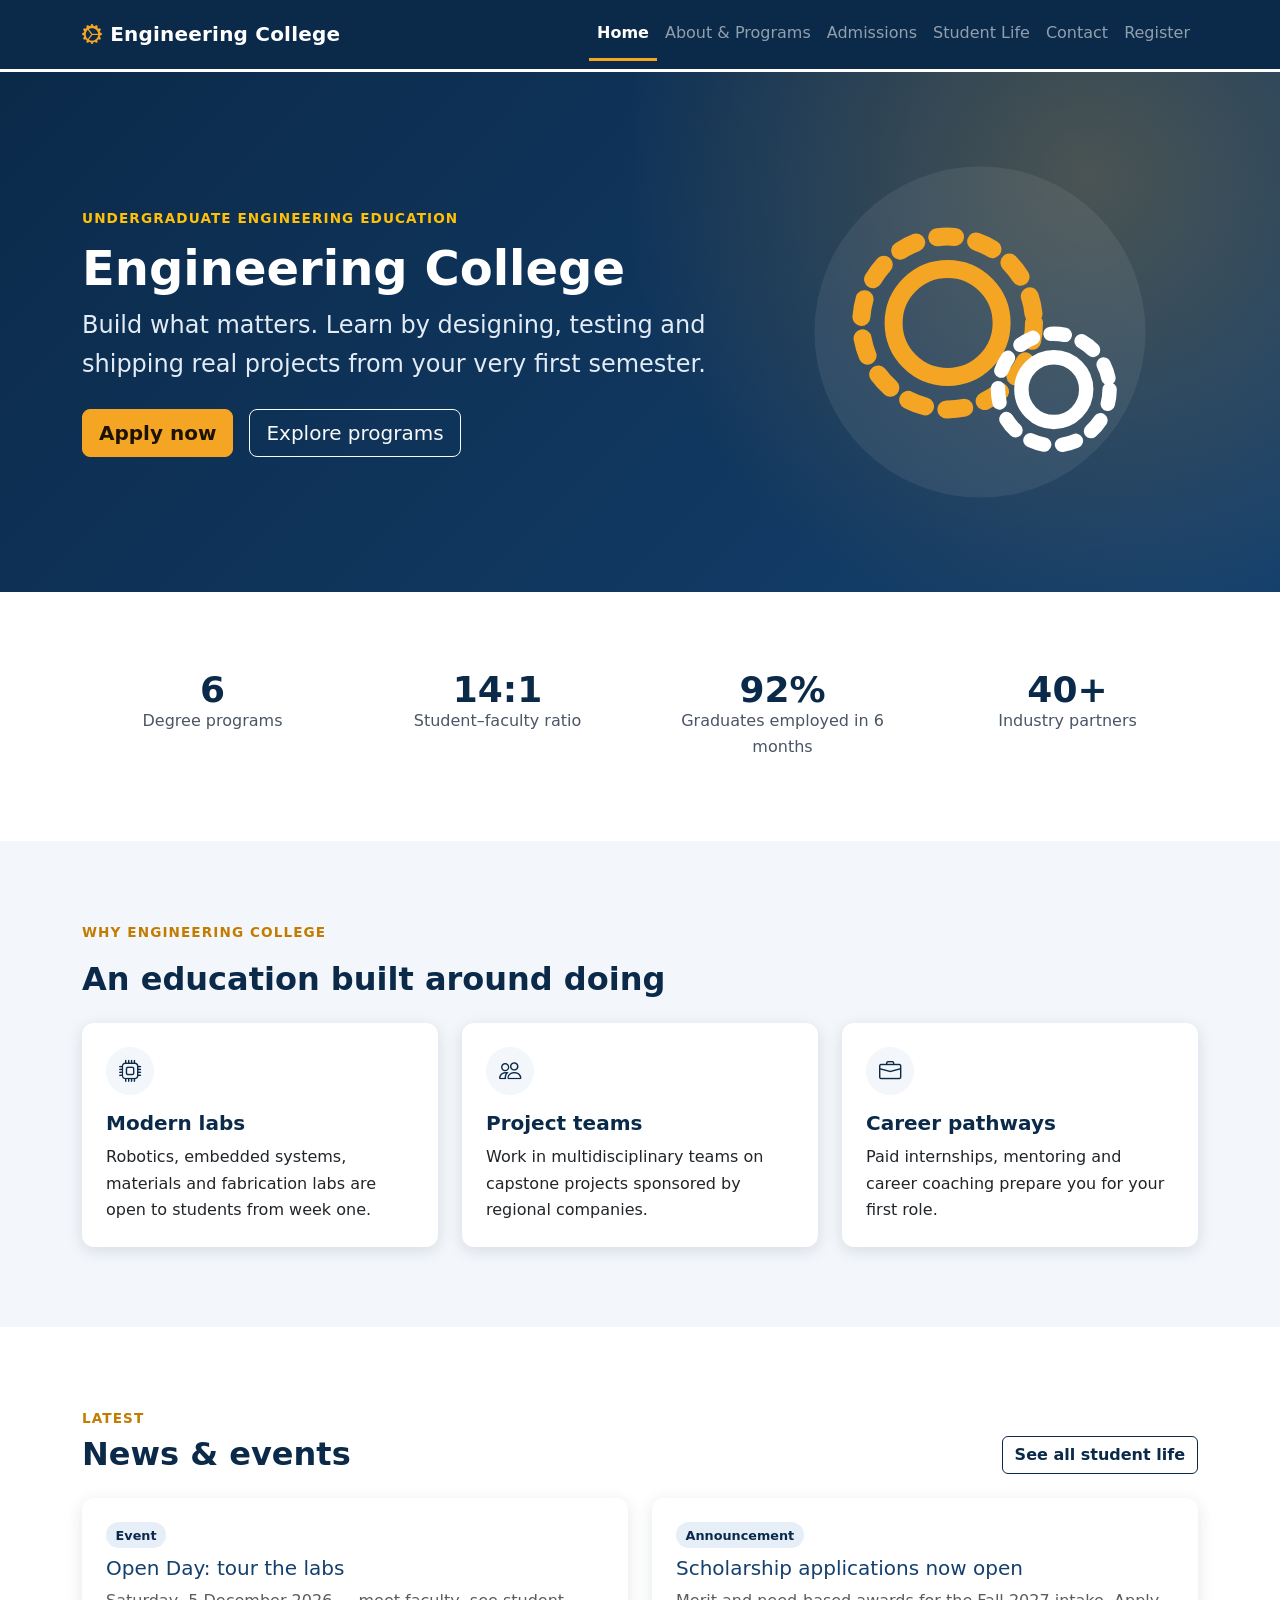
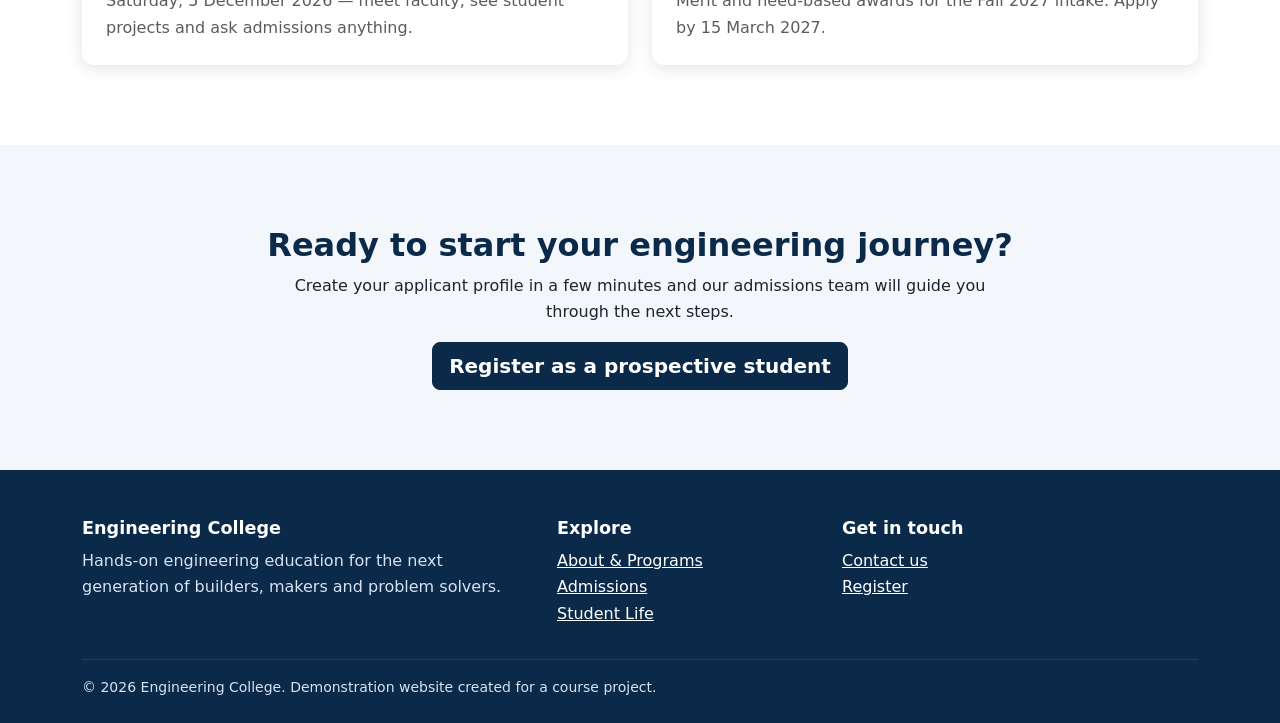
<file: index.html>
<!DOCTYPE html>
<html lang="en">
<head>
  <meta charset="utf-8">
  <meta name="viewport" content="width=device-width, initial-scale=1">
  <title>Engineering College | Build what matters</title>
  <meta name="description" content="Engineering College offers hands-on undergraduate engineering programs with industry partnerships, modern labs and a supportive campus community.">
  <link href="https://cdn.jsdelivr.net/npm/bootstrap@5.3.3/dist/css/bootstrap.min.css" rel="stylesheet">
  <link href="https://cdn.jsdelivr.net/npm/bootstrap-icons@1.11.3/font/bootstrap-icons.min.css" rel="stylesheet">
  <link href="css/style.css" rel="stylesheet">
</head>
<body>
  <a class="skip-link" href="#main">Skip to main content</a>
  <header>
    <nav class="navbar navbar-expand-lg navbar-dark bg-brand fixed-top" aria-label="Main navigation">
      <div class="container">
        <a class="navbar-brand" href="index.html"><i class="bi bi-gear-wide-connected me-2" aria-hidden="true"></i>Engineering College</a>
        <button class="navbar-toggler" type="button" data-bs-toggle="collapse" data-bs-target="#mainNav" aria-controls="mainNav" aria-expanded="false" aria-label="Toggle navigation">
          <span class="navbar-toggler-icon"></span>
        </button>
        <div class="collapse navbar-collapse" id="mainNav">
          <ul class="navbar-nav ms-auto">
            <li class="nav-item"><a class="nav-link active" aria-current="page" href="index.html">Home</a></li>
            <li class="nav-item"><a class="nav-link" href="about.html">About &amp; Programs</a></li>
            <li class="nav-item"><a class="nav-link" href="admissions.html">Admissions</a></li>
            <li class="nav-item"><a class="nav-link" href="student-life.html">Student Life</a></li>
            <li class="nav-item"><a class="nav-link" href="contact.html">Contact</a></li>
            <li class="nav-item"><a class="nav-link" href="registration.html">Register</a></li>
          </ul>
        </div>
      </div>
    </nav>
  </header>

  <main id="main" tabindex="-1">
    <section class="hero" aria-labelledby="hero-title">
      <div class="container">
        <div class="row align-items-center g-5">
          <div class="col-lg-7">
            <p class="eyebrow text-warning mb-2">Undergraduate engineering education</p>
            <h1 id="hero-title">Engineering College</h1>
            <p class="lead fs-4">Build what matters. Learn by designing, testing and shipping real projects from your very first semester.</p>
            <div class="d-flex flex-wrap gap-3 mt-4">
              <a class="btn btn-accent btn-lg" href="registration.html">Apply now</a>
              <a class="btn btn-outline-light btn-lg" href="about.html">Explore programs</a>
            </div>
          </div>
          <div class="col-lg-5 text-center">
            <svg class="hero-art" viewBox="0 0 200 200" role="img" aria-label="Illustration of interlocking gears representing engineering">
              <circle cx="100" cy="100" r="92" fill="rgba(255,255,255,.07)"/>
              <g fill="none" stroke="#f5a524" stroke-width="10" stroke-linecap="round">
                <circle cx="82" cy="95" r="30"/>
                <circle cx="82" cy="95" r="48" stroke-dasharray="10 12"/>
              </g>
              <g fill="none" stroke="#ffffff" stroke-width="8" stroke-linecap="round">
                <circle cx="141" cy="132" r="18"/>
                <circle cx="141" cy="132" r="31" stroke-dasharray="8 10"/>
              </g>
            </svg>
          </div>
        </div>
      </div>
    </section>

    <section class="section" aria-labelledby="stats-title">
      <div class="container">
        <h2 id="stats-title" class="visually-hidden">Engineering College at a glance</h2>
        <div class="row g-4">
          <div class="col-6 col-md-3 stat"><div class="num">6</div><div class="label">Degree programs</div></div>
          <div class="col-6 col-md-3 stat"><div class="num">14:1</div><div class="label">Student–faculty ratio</div></div>
          <div class="col-6 col-md-3 stat"><div class="num">92%</div><div class="label">Graduates employed in 6 months</div></div>
          <div class="col-6 col-md-3 stat"><div class="num">40+</div><div class="label">Industry partners</div></div>
        </div>
      </div>
    </section>

    <section class="section section-soft" aria-labelledby="why-title">
      <div class="container">
        <p class="eyebrow">Why Engineering College</p>
        <h2 id="why-title" class="mb-4">An education built around doing</h2>
        <div class="row g-4">
          <div class="col-md-4">
            <div class="card h-100"><div class="card-body p-4">
              <span class="icon-badge" aria-hidden="true"><i class="bi bi-cpu"></i></span>
              <h3>Modern labs</h3>
              <p class="mb-0">Robotics, embedded systems, materials and fabrication labs are open to students from week one.</p>
            </div></div>
          </div>
          <div class="col-md-4">
            <div class="card h-100"><div class="card-body p-4">
              <span class="icon-badge" aria-hidden="true"><i class="bi bi-people"></i></span>
              <h3>Project teams</h3>
              <p class="mb-0">Work in multidisciplinary teams on capstone projects sponsored by regional companies.</p>
            </div></div>
          </div>
          <div class="col-md-4">
            <div class="card h-100"><div class="card-body p-4">
              <span class="icon-badge" aria-hidden="true"><i class="bi bi-briefcase"></i></span>
              <h3>Career pathways</h3>
              <p class="mb-0">Paid internships, mentoring and career coaching prepare you for your first role.</p>
            </div></div>
          </div>
        </div>
      </div>
    </section>

    <section class="section" aria-labelledby="news-title">
      <div class="container">
        <div class="d-flex flex-wrap justify-content-between align-items-end gap-3 mb-4">
          <div>
            <p class="eyebrow mb-1">Latest</p>
            <h2 id="news-title" class="mb-0">News &amp; events</h2>
          </div>
          <a class="btn btn-outline-brand" href="student-life.html">See all student life</a>
        </div>
        <div class="row g-4">
          <div class="col-md-6"><article class="card h-100"><div class="card-body p-4">
            <span class="tag mb-2">Event</span>
            <h3 class="h5"><a class="stretched-link text-decoration-none" href="student-life.html">Open Day: tour the labs</a></h3>
            <p class="mb-0 text-body-secondary">Saturday, 5 December 2026 — meet faculty, see student projects and ask admissions anything.</p>
          </div></article></div>
          <div class="col-md-6"><article class="card h-100"><div class="card-body p-4">
            <span class="tag mb-2">Announcement</span>
            <h3 class="h5"><a class="stretched-link text-decoration-none" href="admissions.html">Scholarship applications now open</a></h3>
            <p class="mb-0 text-body-secondary">Merit and need-based awards for the Fall 2027 intake. Apply by 15 March 2027.</p>
          </div></article></div>
        </div>
      </div>
    </section>

    <section class="section-soft section text-center" aria-labelledby="cta-title">
      <div class="container">
        <h2 id="cta-title">Ready to start your engineering journey?</h2>
        <p class="mx-auto">Create your applicant profile in a few minutes and our admissions team will guide you through the next steps.</p>
        <a class="btn btn-brand btn-lg" href="registration.html">Register as a prospective student</a>
      </div>
    </section>
  </main>

  <footer class="site-footer">
    <div class="container">
      <div class="row g-4">
        <div class="col-md-5">
          <h2>Engineering College</h2>
          <p>Hands-on engineering education for the next generation of builders, makers and problem solvers.</p>
        </div>
        <div class="col-6 col-md-3">
          <h2>Explore</h2>
          <ul class="list-unstyled">
            <li><a href="about.html">About &amp; Programs</a></li>
            <li><a href="admissions.html">Admissions</a></li>
            <li><a href="student-life.html">Student Life</a></li>
          </ul>
        </div>
        <div class="col-6 col-md-4">
          <h2>Get in touch</h2>
          <ul class="list-unstyled">
            <li><a href="contact.html">Contact us</a></li>
            <li><a href="registration.html">Register</a></li>
          </ul>
        </div>
      </div>
      <hr class="border-secondary">
      <p class="small mb-0">&copy; <span data-year>2026</span> Engineering College. Demonstration website created for a course project.</p>
    </div>
  </footer>

  <button id="backToTop" class="btn btn-accent" type="button" aria-label="Back to top"><i class="bi bi-arrow-up" aria-hidden="true"></i></button>

  <script src="https://cdn.jsdelivr.net/npm/bootstrap@5.3.3/dist/js/bootstrap.bundle.min.js"></script>
  <script src="js/main.js" defer></script>
</body>
</html>
</file>
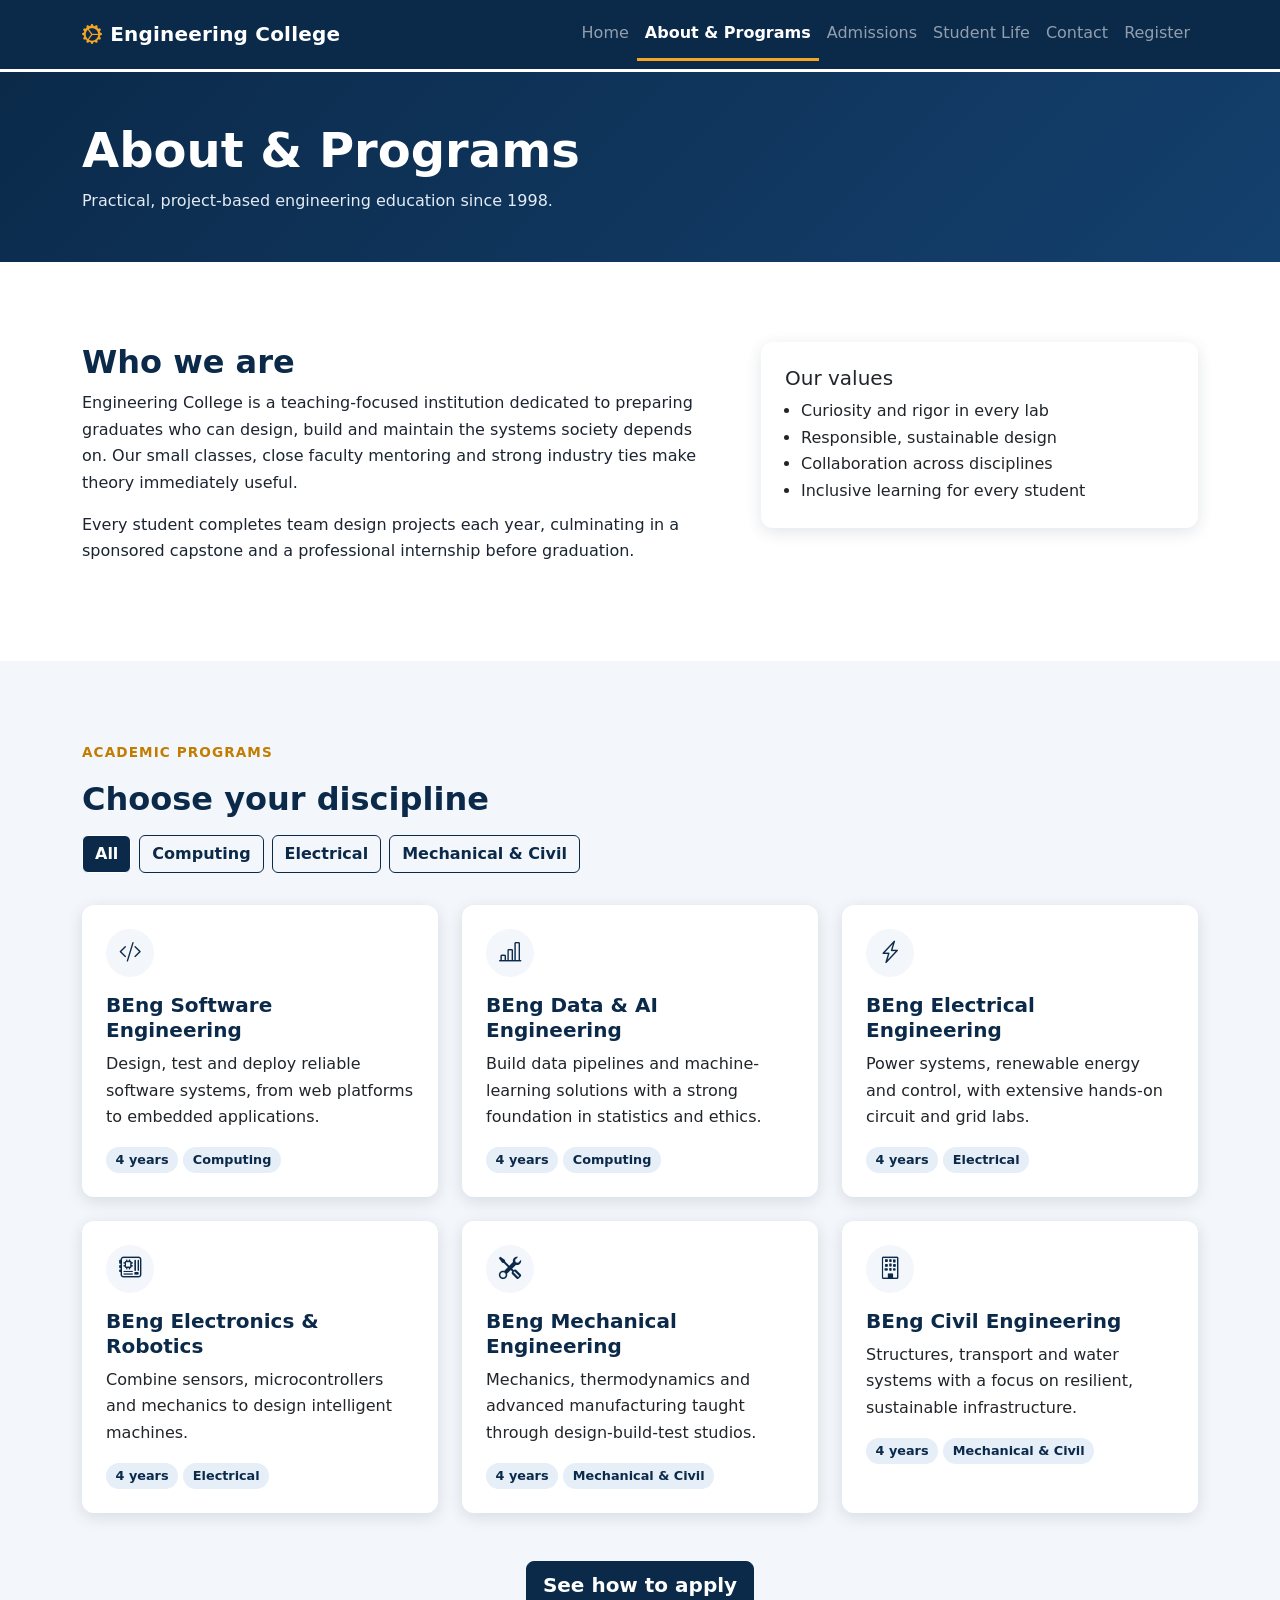
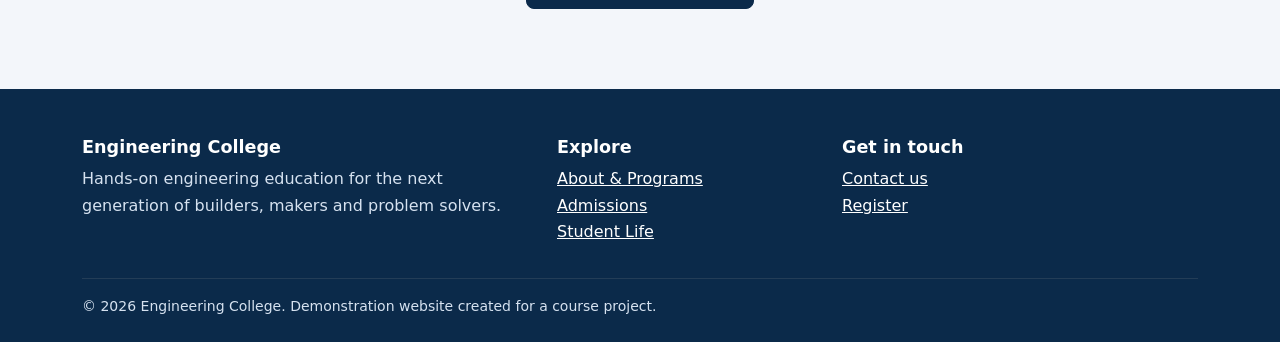
<file: about.html>
<!DOCTYPE html>
<html lang="en">
<head>
  <meta charset="utf-8">
  <meta name="viewport" content="width=device-width, initial-scale=1">
  <title>About &amp; Programs | Engineering College</title>
  <meta name="description" content="Learn about Engineering College and browse our six undergraduate engineering programs.">
  <link href="https://cdn.jsdelivr.net/npm/bootstrap@5.3.3/dist/css/bootstrap.min.css" rel="stylesheet">
  <link href="https://cdn.jsdelivr.net/npm/bootstrap-icons@1.11.3/font/bootstrap-icons.min.css" rel="stylesheet">
  <link href="css/style.css" rel="stylesheet">
</head>
<body>
  <a class="skip-link" href="#main">Skip to main content</a>
  <header>
    <nav class="navbar navbar-expand-lg navbar-dark bg-brand fixed-top" aria-label="Main navigation">
      <div class="container">
        <a class="navbar-brand" href="index.html"><i class="bi bi-gear-wide-connected me-2" aria-hidden="true"></i>Engineering College</a>
        <button class="navbar-toggler" type="button" data-bs-toggle="collapse" data-bs-target="#mainNav" aria-controls="mainNav" aria-expanded="false" aria-label="Toggle navigation">
          <span class="navbar-toggler-icon"></span>
        </button>
        <div class="collapse navbar-collapse" id="mainNav">
          <ul class="navbar-nav ms-auto">
            <li class="nav-item"><a class="nav-link" href="index.html">Home</a></li>
            <li class="nav-item"><a class="nav-link active" aria-current="page" href="about.html">About &amp; Programs</a></li>
            <li class="nav-item"><a class="nav-link" href="admissions.html">Admissions</a></li>
            <li class="nav-item"><a class="nav-link" href="student-life.html">Student Life</a></li>
            <li class="nav-item"><a class="nav-link" href="contact.html">Contact</a></li>
            <li class="nav-item"><a class="nav-link" href="registration.html">Register</a></li>
          </ul>
        </div>
      </div>
    </nav>
  </header>

  <main id="main" tabindex="-1">
    <section class="page-hero">
      <div class="container">
        <h1>About &amp; Programs</h1>
        <p>Practical, project-based engineering education since 1998.</p>
      </div>
    </section>

    <section class="section" aria-labelledby="about-title">
      <div class="container">
        <div class="row g-5">
          <div class="col-lg-7">
            <h2 id="about-title">Who we are</h2>
            <p>Engineering College is a teaching-focused institution dedicated to preparing graduates who can design, build and maintain the systems society depends on. Our small classes, close faculty mentoring and strong industry ties make theory immediately useful.</p>
            <p>Every student completes team design projects each year, culminating in a sponsored capstone and a professional internship before graduation.</p>
          </div>
          <div class="col-lg-5">
            <div class="card"><div class="card-body p-4">
              <h3 class="h5">Our values</h3>
              <ul class="mb-0 ps-3">
                <li>Curiosity and rigor in every lab</li>
                <li>Responsible, sustainable design</li>
                <li>Collaboration across disciplines</li>
                <li>Inclusive learning for every student</li>
              </ul>
            </div></div>
          </div>
        </div>
      </div>
    </section>

    <section class="section section-soft" aria-labelledby="programs-title">
      <div class="container">
        <p class="eyebrow">Academic programs</p>
        <h2 id="programs-title" class="mb-3">Choose your discipline</h2>
        <div class="js-only flex-wrap gap-2 mb-2" role="group" aria-label="Filter programs by area" data-filter-group=".program" data-filter-status="programStatus">
          <button type="button" class="btn btn-outline-brand active" data-filter="all" aria-pressed="true">All</button>
          <button type="button" class="btn btn-outline-brand" data-filter="computing" aria-pressed="false">Computing</button>
          <button type="button" class="btn btn-outline-brand" data-filter="electrical" aria-pressed="false">Electrical</button>
          <button type="button" class="btn btn-outline-brand" data-filter="mechanical" aria-pressed="false">Mechanical &amp; Civil</button>
        </div>
        <p id="programStatus" class="visually-hidden" role="status" aria-live="polite"></p>

        <div class="row g-4 mt-1">
          <div class="col-md-6 col-lg-4 program" data-category="computing"><article class="card h-100"><div class="card-body p-4">
            <span class="icon-badge" aria-hidden="true"><i class="bi bi-code-slash"></i></span>
            <h3>BEng Software Engineering</h3>
            <p>Design, test and deploy reliable software systems, from web platforms to embedded applications.</p>
            <span class="tag">4 years</span> <span class="tag">Computing</span>
          </div></article></div>
          <div class="col-md-6 col-lg-4 program" data-category="computing"><article class="card h-100"><div class="card-body p-4">
            <span class="icon-badge" aria-hidden="true"><i class="bi bi-bar-chart-line"></i></span>
            <h3>BEng Data &amp; AI Engineering</h3>
            <p>Build data pipelines and machine-learning solutions with a strong foundation in statistics and ethics.</p>
            <span class="tag">4 years</span> <span class="tag">Computing</span>
          </div></article></div>
          <div class="col-md-6 col-lg-4 program" data-category="electrical"><article class="card h-100"><div class="card-body p-4">
            <span class="icon-badge" aria-hidden="true"><i class="bi bi-lightning-charge"></i></span>
            <h3>BEng Electrical Engineering</h3>
            <p>Power systems, renewable energy and control, with extensive hands-on circuit and grid labs.</p>
            <span class="tag">4 years</span> <span class="tag">Electrical</span>
          </div></article></div>
          <div class="col-md-6 col-lg-4 program" data-category="electrical"><article class="card h-100"><div class="card-body p-4">
            <span class="icon-badge" aria-hidden="true"><i class="bi bi-motherboard"></i></span>
            <h3>BEng Electronics &amp; Robotics</h3>
            <p>Combine sensors, microcontrollers and mechanics to design intelligent machines.</p>
            <span class="tag">4 years</span> <span class="tag">Electrical</span>
          </div></article></div>
          <div class="col-md-6 col-lg-4 program" data-category="mechanical"><article class="card h-100"><div class="card-body p-4">
            <span class="icon-badge" aria-hidden="true"><i class="bi bi-tools"></i></span>
            <h3>BEng Mechanical Engineering</h3>
            <p>Mechanics, thermodynamics and advanced manufacturing taught through design-build-test studios.</p>
            <span class="tag">4 years</span> <span class="tag">Mechanical &amp; Civil</span>
          </div></article></div>
          <div class="col-md-6 col-lg-4 program" data-category="mechanical"><article class="card h-100"><div class="card-body p-4">
            <span class="icon-badge" aria-hidden="true"><i class="bi bi-building"></i></span>
            <h3>BEng Civil Engineering</h3>
            <p>Structures, transport and water systems with a focus on resilient, sustainable infrastructure.</p>
            <span class="tag">4 years</span> <span class="tag">Mechanical &amp; Civil</span>
          </div></article></div>
        </div>
        <div class="text-center mt-5">
          <a class="btn btn-brand btn-lg" href="admissions.html">See how to apply</a>
        </div>
      </div>
    </section>
  </main>

  <footer class="site-footer">
    <div class="container">
      <div class="row g-4">
        <div class="col-md-5"><h2>Engineering College</h2><p>Hands-on engineering education for the next generation of builders, makers and problem solvers.</p></div>
        <div class="col-6 col-md-3"><h2>Explore</h2><ul class="list-unstyled"><li><a href="about.html">About &amp; Programs</a></li><li><a href="admissions.html">Admissions</a></li><li><a href="student-life.html">Student Life</a></li></ul></div>
        <div class="col-6 col-md-4"><h2>Get in touch</h2><ul class="list-unstyled"><li><a href="contact.html">Contact us</a></li><li><a href="registration.html">Register</a></li></ul></div>
      </div>
      <hr class="border-secondary">
      <p class="small mb-0">&copy; <span data-year>2026</span> Engineering College. Demonstration website created for a course project.</p>
    </div>
  </footer>
  <button id="backToTop" class="btn btn-accent" type="button" aria-label="Back to top"><i class="bi bi-arrow-up" aria-hidden="true"></i></button>
  <script src="https://cdn.jsdelivr.net/npm/bootstrap@5.3.3/dist/js/bootstrap.bundle.min.js"></script>
  <script src="js/main.js" defer></script>
</body>
</html>
</file>
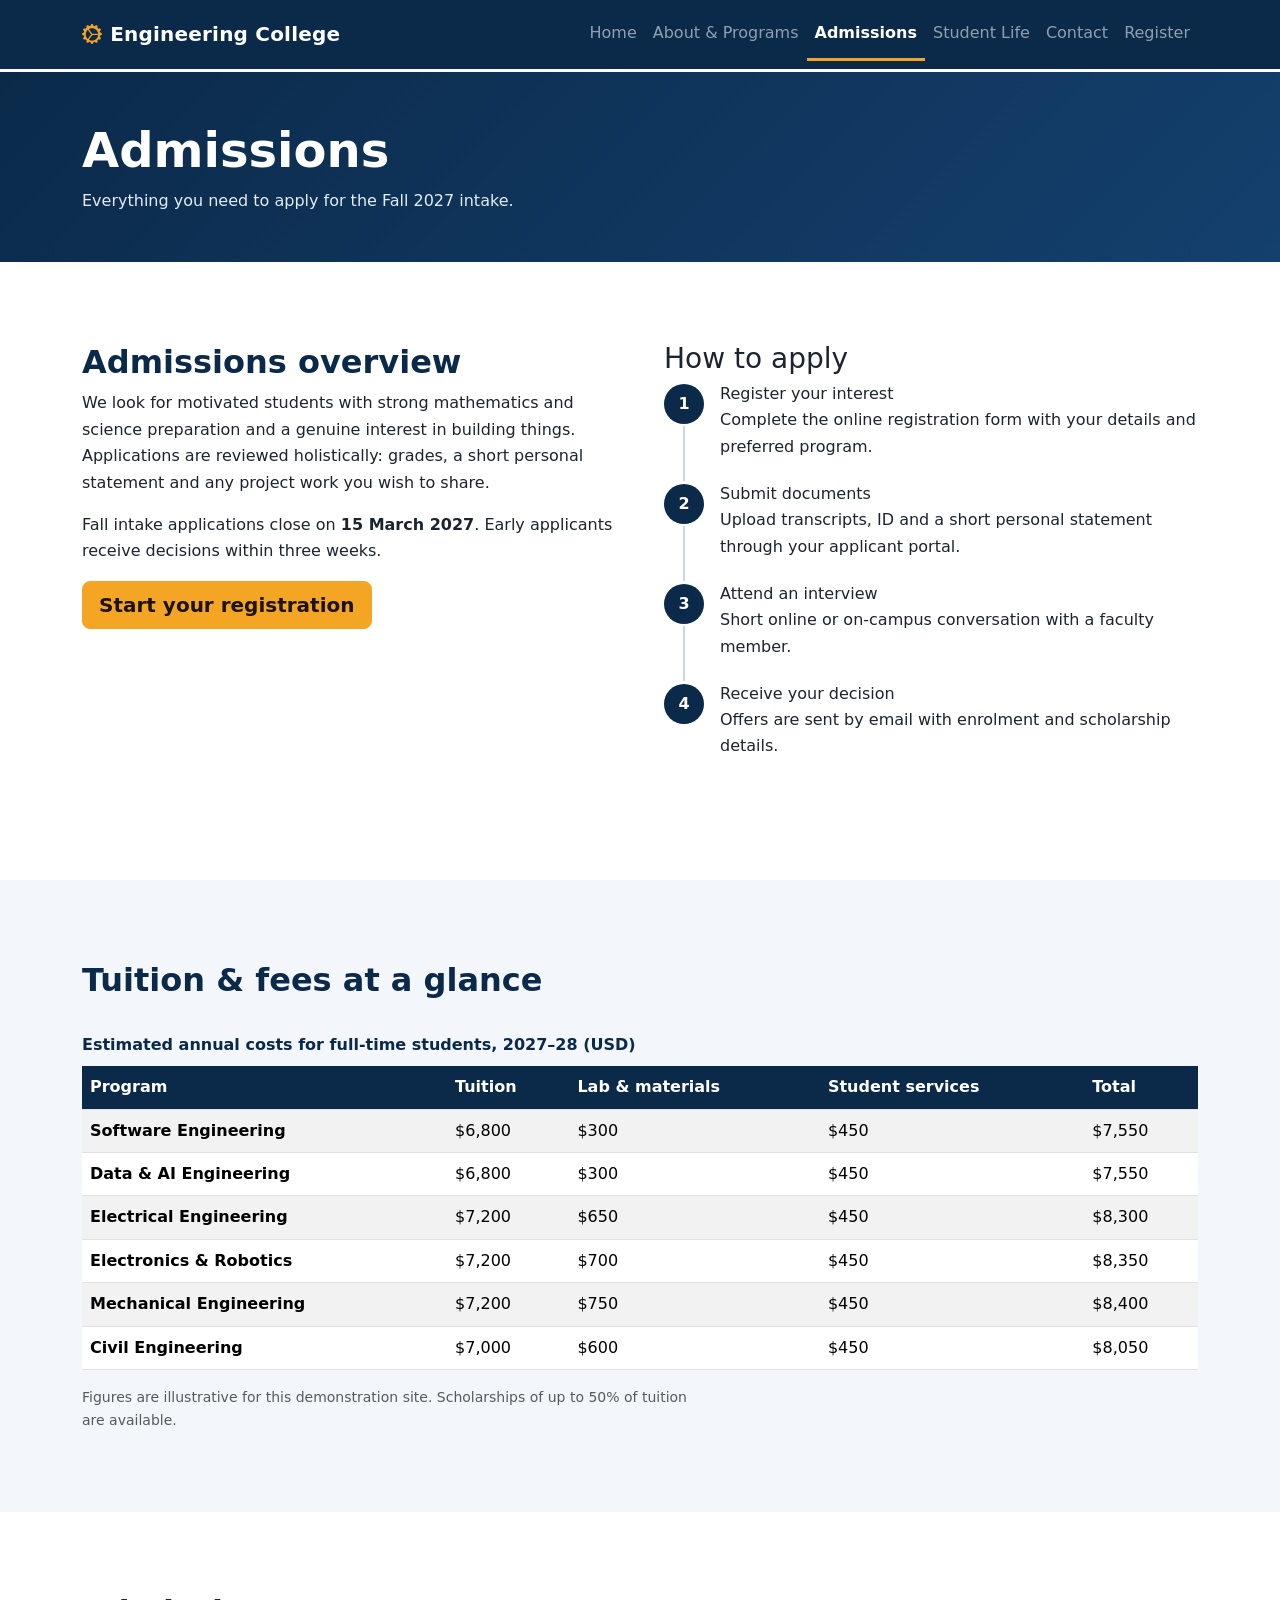
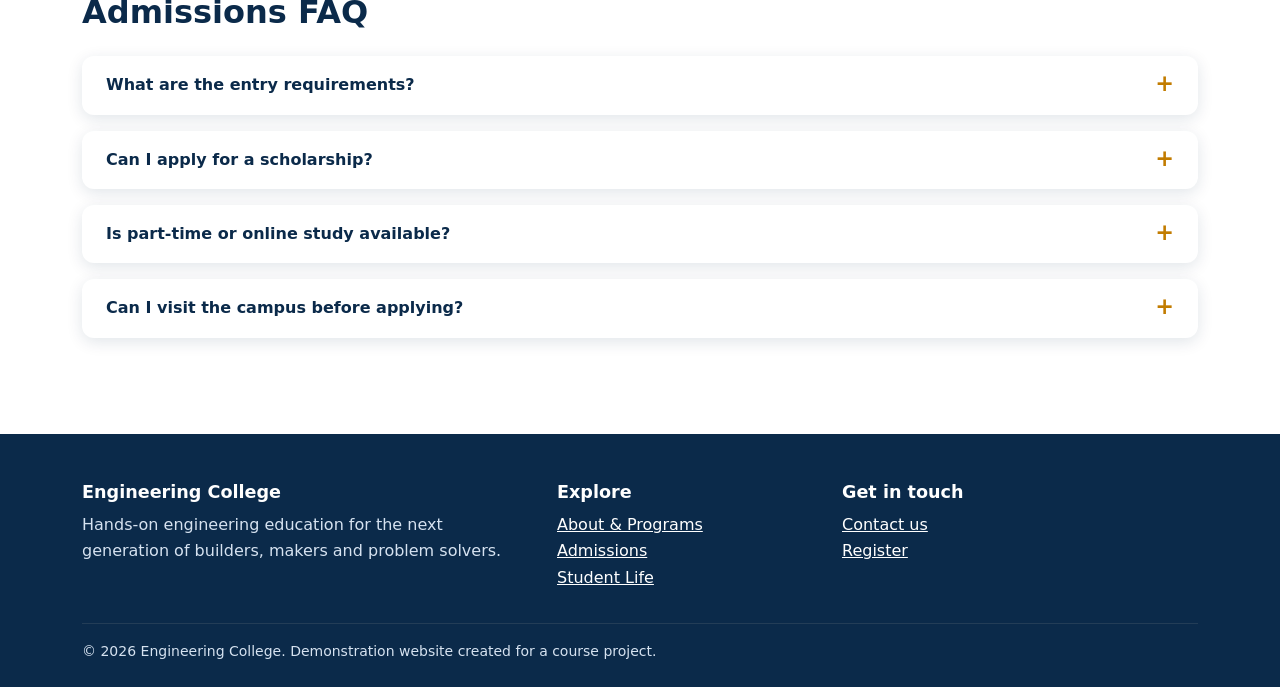
<file: admissions.html>
<!DOCTYPE html>
<html lang="en">
<head>
  <meta charset="utf-8">
  <meta name="viewport" content="width=device-width, initial-scale=1">
  <title>Admissions | Engineering College</title>
  <meta name="description" content="Admissions overview, application steps and tuition and fees at a glance for Engineering College.">
  <link href="https://cdn.jsdelivr.net/npm/bootstrap@5.3.3/dist/css/bootstrap.min.css" rel="stylesheet">
  <link href="https://cdn.jsdelivr.net/npm/bootstrap-icons@1.11.3/font/bootstrap-icons.min.css" rel="stylesheet">
  <link href="css/style.css" rel="stylesheet">
</head>
<body>
  <a class="skip-link" href="#main">Skip to main content</a>
  <header>
    <nav class="navbar navbar-expand-lg navbar-dark bg-brand fixed-top" aria-label="Main navigation">
      <div class="container">
        <a class="navbar-brand" href="index.html"><i class="bi bi-gear-wide-connected me-2" aria-hidden="true"></i>Engineering College</a>
        <button class="navbar-toggler" type="button" data-bs-toggle="collapse" data-bs-target="#mainNav" aria-controls="mainNav" aria-expanded="false" aria-label="Toggle navigation">
          <span class="navbar-toggler-icon"></span>
        </button>
        <div class="collapse navbar-collapse" id="mainNav">
          <ul class="navbar-nav ms-auto">
            <li class="nav-item"><a class="nav-link" href="index.html">Home</a></li>
            <li class="nav-item"><a class="nav-link" href="about.html">About &amp; Programs</a></li>
            <li class="nav-item"><a class="nav-link active" aria-current="page" href="admissions.html">Admissions</a></li>
            <li class="nav-item"><a class="nav-link" href="student-life.html">Student Life</a></li>
            <li class="nav-item"><a class="nav-link" href="contact.html">Contact</a></li>
            <li class="nav-item"><a class="nav-link" href="registration.html">Register</a></li>
          </ul>
        </div>
      </div>
    </nav>
  </header>

  <main id="main" tabindex="-1">
    <section class="page-hero">
      <div class="container">
        <h1>Admissions</h1>
        <p>Everything you need to apply for the Fall 2027 intake.</p>
      </div>
    </section>

    <section class="section" aria-labelledby="overview-title">
      <div class="container">
        <div class="row g-5">
          <div class="col-lg-6">
            <h2 id="overview-title">Admissions overview</h2>
            <p>We look for motivated students with strong mathematics and science preparation and a genuine interest in building things. Applications are reviewed holistically: grades, a short personal statement and any project work you wish to share.</p>
            <p>Fall intake applications close on <strong>15 March 2027</strong>. Early applicants receive decisions within three weeks.</p>
            <a class="btn btn-accent btn-lg" href="registration.html">Start your registration</a>
          </div>
          <div class="col-lg-6">
            <h2 class="h3">How to apply</h2>
            <ol class="steps">
              <li><h3 class="h6 mb-1">Register your interest</h3>Complete the online registration form with your details and preferred program.</li>
              <li><h3 class="h6 mb-1">Submit documents</h3>Upload transcripts, ID and a short personal statement through your applicant portal.</li>
              <li><h3 class="h6 mb-1">Attend an interview</h3>Short online or on-campus conversation with a faculty member.</li>
              <li><h3 class="h6 mb-1">Receive your decision</h3>Offers are sent by email with enrolment and scholarship details.</li>
            </ol>
          </div>
        </div>
      </div>
    </section>

    <section class="section section-soft" aria-labelledby="fees-title">
      <div class="container">
        <h2 id="fees-title" class="mb-4">Tuition &amp; fees at a glance</h2>
        <div class="table-responsive">
          <table class="table table-striped table-hover table-ec align-middle bg-white">
            <caption>Estimated annual costs for full-time students, 2027–28 (USD)</caption>
            <thead>
              <tr><th scope="col">Program</th><th scope="col">Tuition</th><th scope="col">Lab &amp; materials</th><th scope="col">Student services</th><th scope="col">Total</th></tr>
            </thead>
            <tbody>
              <tr><th scope="row">Software Engineering</th><td>$6,800</td><td>$300</td><td>$450</td><td>$7,550</td></tr>
              <tr><th scope="row">Data &amp; AI Engineering</th><td>$6,800</td><td>$300</td><td>$450</td><td>$7,550</td></tr>
              <tr><th scope="row">Electrical Engineering</th><td>$7,200</td><td>$650</td><td>$450</td><td>$8,300</td></tr>
              <tr><th scope="row">Electronics &amp; Robotics</th><td>$7,200</td><td>$700</td><td>$450</td><td>$8,350</td></tr>
              <tr><th scope="row">Mechanical Engineering</th><td>$7,200</td><td>$750</td><td>$450</td><td>$8,400</td></tr>
              <tr><th scope="row">Civil Engineering</th><td>$7,000</td><td>$600</td><td>$450</td><td>$8,050</td></tr>
            </tbody>
          </table>
        </div>
        <p class="small text-body-secondary mb-0">Figures are illustrative for this demonstration site. Scholarships of up to 50% of tuition are available.</p>
      </div>
    </section>

    <section class="section" aria-labelledby="faq-title">
      <div class="container">
        <h2 id="faq-title" class="mb-4">Admissions FAQ</h2>
        <div class="faq">
          <details>
            <summary>What are the entry requirements?</summary>
            <div class="faq-body"><p class="mb-0">A secondary school diploma with strong results in mathematics and physics. International applicants should provide proof of English proficiency.</p></div>
          </details>
          <details>
            <summary>Can I apply for a scholarship?</summary>
            <div class="faq-body"><p class="mb-0">Yes. Tick the scholarship interest option on the registration form and the admissions team will share the available awards and deadlines.</p></div>
          </details>
          <details>
            <summary>Is part-time or online study available?</summary>
            <div class="faq-body"><p class="mb-0">Selected programs offer a part-time or hybrid study mode. Choose your preferred mode on the registration form.</p></div>
          </details>
          <details>
            <summary>Can I visit the campus before applying?</summary>
            <div class="faq-body"><p class="mb-0">Absolutely. Join an Open Day or contact us to arrange a private tour of the labs.</p></div>
          </details>
        </div>
      </div>
    </section>
  </main>

  <footer class="site-footer">
    <div class="container">
      <div class="row g-4">
        <div class="col-md-5"><h2>Engineering College</h2><p>Hands-on engineering education for the next generation of builders, makers and problem solvers.</p></div>
        <div class="col-6 col-md-3"><h2>Explore</h2><ul class="list-unstyled"><li><a href="about.html">About &amp; Programs</a></li><li><a href="admissions.html">Admissions</a></li><li><a href="student-life.html">Student Life</a></li></ul></div>
        <div class="col-6 col-md-4"><h2>Get in touch</h2><ul class="list-unstyled"><li><a href="contact.html">Contact us</a></li><li><a href="registration.html">Register</a></li></ul></div>
      </div>
      <hr class="border-secondary">
      <p class="small mb-0">&copy; <span data-year>2026</span> Engineering College. Demonstration website created for a course project.</p>
    </div>
  </footer>
  <button id="backToTop" class="btn btn-accent" type="button" aria-label="Back to top"><i class="bi bi-arrow-up" aria-hidden="true"></i></button>
  <script src="https://cdn.jsdelivr.net/npm/bootstrap@5.3.3/dist/js/bootstrap.bundle.min.js"></script>
  <script src="js/main.js" defer></script>
</body>
</html>
</file>
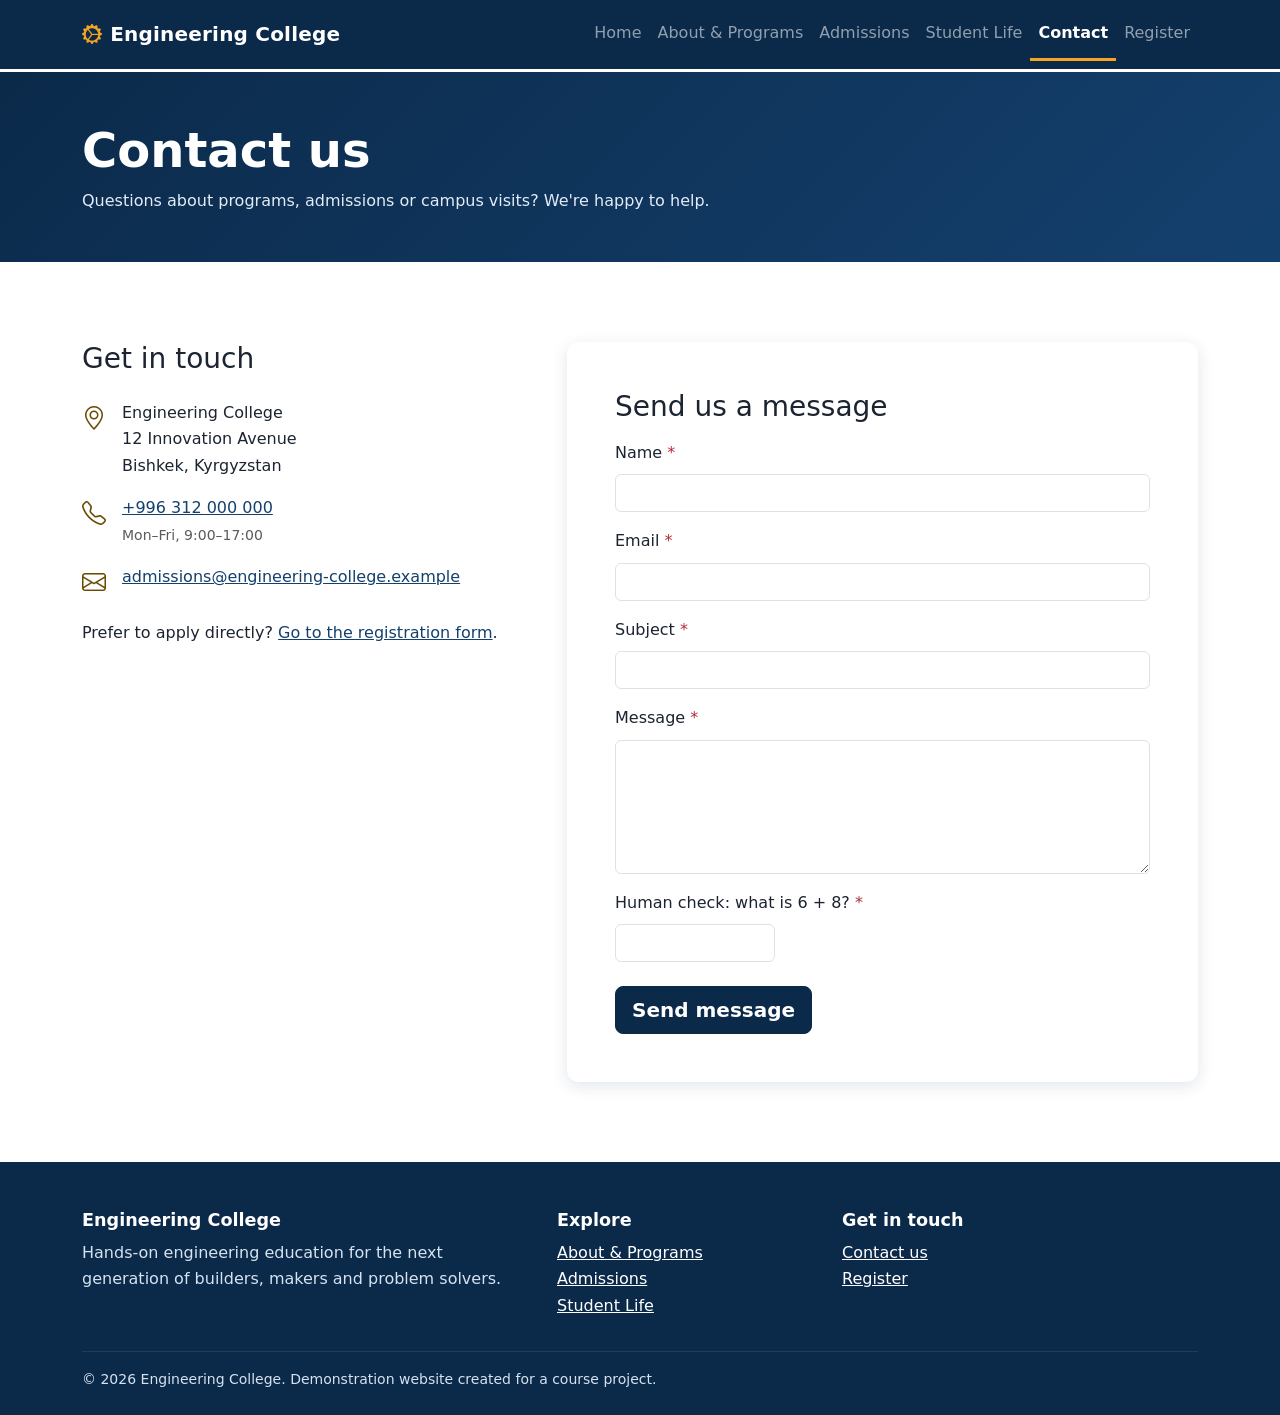
<file: contact.html>
<!DOCTYPE html>
<html lang="en">
<head>
  <meta charset="utf-8">
  <meta name="viewport" content="width=device-width, initial-scale=1">
  <title>Contact | Engineering College</title>
  <meta name="description" content="Contact Engineering College admissions and student services.">
  <link href="https://cdn.jsdelivr.net/npm/bootstrap@5.3.3/dist/css/bootstrap.min.css" rel="stylesheet">
  <link href="https://cdn.jsdelivr.net/npm/bootstrap-icons@1.11.3/font/bootstrap-icons.min.css" rel="stylesheet">
  <link href="css/style.css" rel="stylesheet">
</head>
<body>
  <a class="skip-link" href="#main">Skip to main content</a>
  <header>
    <nav class="navbar navbar-expand-lg navbar-dark bg-brand fixed-top" aria-label="Main navigation">
      <div class="container">
        <a class="navbar-brand" href="index.html"><i class="bi bi-gear-wide-connected me-2" aria-hidden="true"></i>Engineering College</a>
        <button class="navbar-toggler" type="button" data-bs-toggle="collapse" data-bs-target="#mainNav" aria-controls="mainNav" aria-expanded="false" aria-label="Toggle navigation">
          <span class="navbar-toggler-icon"></span>
        </button>
        <div class="collapse navbar-collapse" id="mainNav">
          <ul class="navbar-nav ms-auto">
            <li class="nav-item"><a class="nav-link" href="index.html">Home</a></li>
            <li class="nav-item"><a class="nav-link" href="about.html">About &amp; Programs</a></li>
            <li class="nav-item"><a class="nav-link" href="admissions.html">Admissions</a></li>
            <li class="nav-item"><a class="nav-link" href="student-life.html">Student Life</a></li>
            <li class="nav-item"><a class="nav-link active" aria-current="page" href="contact.html">Contact</a></li>
            <li class="nav-item"><a class="nav-link" href="registration.html">Register</a></li>
          </ul>
        </div>
      </div>
    </nav>
  </header>

  <main id="main" tabindex="-1">
    <section class="page-hero">
      <div class="container">
        <h1>Contact us</h1>
        <p>Questions about programs, admissions or campus visits? We're happy to help.</p>
      </div>
    </section>

    <section class="section">
      <div class="container">
        <div class="row g-5">
          <div class="col-lg-5">
            <h2 class="h3 mb-4">Get in touch</h2>
            <ul class="list-unstyled">
              <li class="d-flex gap-3 mb-3"><i class="bi bi-geo-alt fs-4 text-warning-emphasis" aria-hidden="true"></i><address class="mb-0">Engineering College<br>12 Innovation Avenue<br>Bishkek, Kyrgyzstan</address></li>
              <li class="d-flex gap-3 mb-3"><i class="bi bi-telephone fs-4 text-warning-emphasis" aria-hidden="true"></i><span><a href="tel:+996312000000">+996 312 000 000</a><br><span class="small text-body-secondary">Mon–Fri, 9:00–17:00</span></span></li>
              <li class="d-flex gap-3 mb-3"><i class="bi bi-envelope fs-4 text-warning-emphasis" aria-hidden="true"></i><a href="mailto:admissions@engineering-college.example">admissions@engineering-college.example</a></li>
            </ul>
            <p>Prefer to apply directly? <a href="registration.html">Go to the registration form</a>.</p>
          </div>

          <div class="col-lg-7">
            <div class="form-panel">
              <h2 class="h3 mb-3">Send us a message</h2>
              <noscript><div class="alert alert-warning">JavaScript is required to send this form. Please email us directly instead.</div></noscript>

              <div id="contactSuccess" class="alert alert-success" role="status" tabindex="-1" hidden>
                <strong>Thank you!</strong> Your message has been received. We will reply within two working days.
              </div>
              <div id="contactFailure" class="alert alert-danger" role="alert" tabindex="-1" hidden>
                <strong>Message not sent.</strong> Please correct the highlighted fields and try again.
              </div>

              <form id="contactForm" novalidate>
                <div class="mb-3">
                  <label for="cName" class="form-label">Name <span class="req" aria-hidden="true">*</span></label>
                  <input type="text" class="form-control" id="cName" name="name" autocomplete="name" required minlength="2"
                         data-validate data-msg-required="Please enter your name." data-msg-invalid="Name must be at least 2 characters."
                         aria-describedby="cName-error">
                  <div id="cName-error" class="field-error" hidden></div>
                </div>
                <div class="mb-3">
                  <label for="cEmail" class="form-label">Email <span class="req" aria-hidden="true">*</span></label>
                  <input type="email" class="form-control" id="cEmail" name="email" autocomplete="email" required
                         data-validate data-msg-required="Please enter your email address." data-msg-invalid="Enter a valid email, e.g. name@example.com."
                         aria-describedby="cEmail-error">
                  <div id="cEmail-error" class="field-error" hidden></div>
                </div>
                <div class="mb-3">
                  <label for="cSubject" class="form-label">Subject <span class="req" aria-hidden="true">*</span></label>
                  <input type="text" class="form-control" id="cSubject" name="subject" required minlength="3"
                         data-validate data-msg-required="Please enter a subject." data-msg-invalid="Subject must be at least 3 characters."
                         aria-describedby="cSubject-error">
                  <div id="cSubject-error" class="field-error" hidden></div>
                </div>
                <div class="mb-3">
                  <label for="cMessage" class="form-label">Message <span class="req" aria-hidden="true">*</span></label>
                  <textarea class="form-control" id="cMessage" name="message" rows="5" required minlength="10"
                            data-validate data-msg-required="Please write your message." data-msg-invalid="Message must be at least 10 characters."
                            aria-describedby="cMessage-error"></textarea>
                  <div id="cMessage-error" class="field-error" hidden></div>
                </div>

                <!-- Anti-spam: honeypot (hidden from people) + simple human check -->
                <div class="hp-field" aria-hidden="true">
                  <label for="website">Leave this field empty</label>
                  <input type="text" id="website" name="website" tabindex="-1" autocomplete="off">
                </div>
                <div class="mb-4">
                  <label for="captcha" class="form-label">Human check: what is <span id="captchaQuestion">…</span>? <span class="req" aria-hidden="true">*</span></label>
                  <input type="text" inputmode="numeric" class="form-control" id="captcha" name="captcha" required style="max-width: 10rem"
                         data-validate data-msg-required="Please answer the question." data-msg-invalid="That answer is not correct. Try again."
                         aria-describedby="captcha-error">
                  <div id="captcha-error" class="field-error" hidden></div>
                </div>
                <button type="submit" class="btn btn-brand btn-lg">Send message</button>
              </form>
            </div>
          </div>
        </div>
      </div>
    </section>
  </main>

  <footer class="site-footer">
    <div class="container">
      <div class="row g-4">
        <div class="col-md-5"><h2>Engineering College</h2><p>Hands-on engineering education for the next generation of builders, makers and problem solvers.</p></div>
        <div class="col-6 col-md-3"><h2>Explore</h2><ul class="list-unstyled"><li><a href="about.html">About &amp; Programs</a></li><li><a href="admissions.html">Admissions</a></li><li><a href="student-life.html">Student Life</a></li></ul></div>
        <div class="col-6 col-md-4"><h2>Get in touch</h2><ul class="list-unstyled"><li><a href="contact.html">Contact us</a></li><li><a href="registration.html">Register</a></li></ul></div>
      </div>
      <hr class="border-secondary">
      <p class="small mb-0">&copy; <span data-year>2026</span> Engineering College. Demonstration website created for a course project.</p>
    </div>
  </footer>
  <button id="backToTop" class="btn btn-accent" type="button" aria-label="Back to top"><i class="bi bi-arrow-up" aria-hidden="true"></i></button>
  <script src="https://cdn.jsdelivr.net/npm/bootstrap@5.3.3/dist/js/bootstrap.bundle.min.js"></script>
  <script src="js/main.js" defer></script>
</body>
</html>
</file>
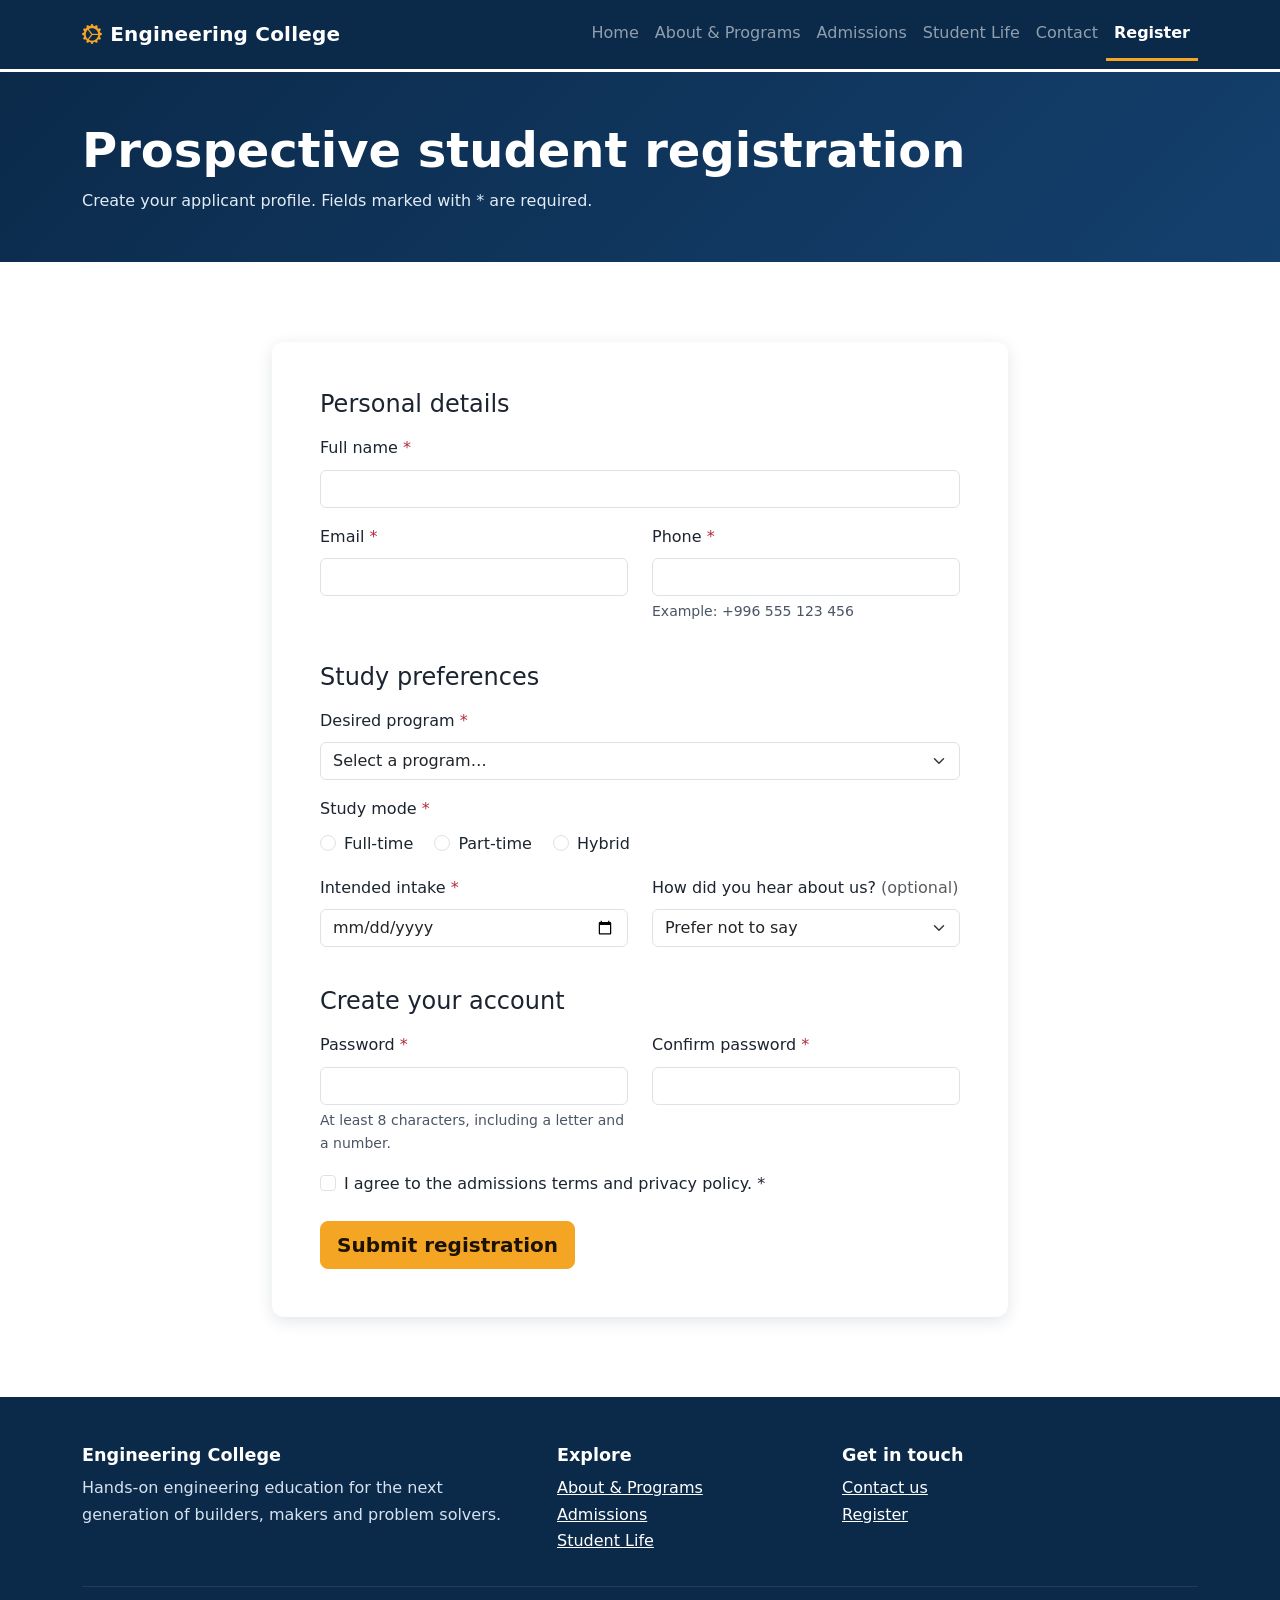
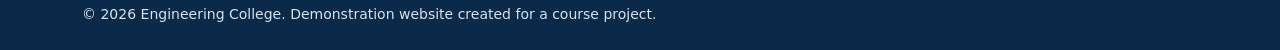
<file: registration.html>
<!DOCTYPE html>
<html lang="en">
<head>
  <meta charset="utf-8">
  <meta name="viewport" content="width=device-width, initial-scale=1">
  <title>Registration | Engineering College</title>
  <meta name="description" content="Register as a prospective student at Engineering College.">
  <link href="https://cdn.jsdelivr.net/npm/bootstrap@5.3.3/dist/css/bootstrap.min.css" rel="stylesheet">
  <link href="https://cdn.jsdelivr.net/npm/bootstrap-icons@1.11.3/font/bootstrap-icons.min.css" rel="stylesheet">
  <link href="css/style.css" rel="stylesheet">
</head>
<body>
  <a class="skip-link" href="#main">Skip to main content</a>
  <header>
    <nav class="navbar navbar-expand-lg navbar-dark bg-brand fixed-top" aria-label="Main navigation">
      <div class="container">
        <a class="navbar-brand" href="index.html"><i class="bi bi-gear-wide-connected me-2" aria-hidden="true"></i>Engineering College</a>
        <button class="navbar-toggler" type="button" data-bs-toggle="collapse" data-bs-target="#mainNav" aria-controls="mainNav" aria-expanded="false" aria-label="Toggle navigation">
          <span class="navbar-toggler-icon"></span>
        </button>
        <div class="collapse navbar-collapse" id="mainNav">
          <ul class="navbar-nav ms-auto">
            <li class="nav-item"><a class="nav-link" href="index.html">Home</a></li>
            <li class="nav-item"><a class="nav-link" href="about.html">About &amp; Programs</a></li>
            <li class="nav-item"><a class="nav-link" href="admissions.html">Admissions</a></li>
            <li class="nav-item"><a class="nav-link" href="student-life.html">Student Life</a></li>
            <li class="nav-item"><a class="nav-link" href="contact.html">Contact</a></li>
            <li class="nav-item"><a class="nav-link active" aria-current="page" href="registration.html">Register</a></li>
          </ul>
        </div>
      </div>
    </nav>
  </header>

  <main id="main" tabindex="-1">
    <section class="page-hero">
      <div class="container">
        <h1>Prospective student registration</h1>
        <p>Create your applicant profile. Fields marked with * are required.</p>
      </div>
    </section>

    <section class="section">
      <div class="container">
        <div class="row justify-content-center">
          <div class="col-lg-8">
            <div class="form-panel">
              <noscript><div class="alert alert-warning">JavaScript is required to submit this form.</div></noscript>

              <div id="confirmation" class="text-center py-4" role="status" tabindex="-1" hidden>
                <i class="bi bi-check-circle-fill text-success display-3" aria-hidden="true"></i>
                <h2 class="mt-3">Registration received</h2>
                <p class="mx-auto">Thank you, <strong id="confirmName"></strong>. Your interest in <strong id="confirmProgram"></strong> has been recorded. Our admissions team will email you the next steps.</p>
                <button type="button" id="registerAgain" class="btn btn-outline-brand">Register another applicant</button>
              </div>

              <form id="registrationForm" novalidate>
                <div id="formSummary" class="alert alert-danger" role="alert" hidden>
                  Please fix the highlighted fields before submitting.
                </div>

                <h2 class="h4 mb-3">Personal details</h2>
                <div class="mb-3">
                  <label for="fullName" class="form-label">Full name <span class="req" aria-hidden="true">*</span></label>
                  <input type="text" class="form-control" id="fullName" name="fullName" autocomplete="name" required minlength="3"
                         data-validate data-msg-required="Please enter your full name." data-msg-invalid="Enter at least 3 characters."
                         aria-describedby="fullName-error">
                  <div id="fullName-error" class="field-error" hidden></div>
                </div>
                <div class="row">
                  <div class="col-md-6 mb-3">
                    <label for="email" class="form-label">Email <span class="req" aria-hidden="true">*</span></label>
                    <input type="email" class="form-control" id="email" name="email" autocomplete="email" required
                           data-validate data-msg-required="Please enter your email address." data-msg-invalid="Enter a valid email, e.g. name@example.com."
                           aria-describedby="email-error">
                    <div id="email-error" class="field-error" hidden></div>
                  </div>
                  <div class="col-md-6 mb-3">
                    <label for="phone" class="form-label">Phone <span class="req" aria-hidden="true">*</span></label>
                    <input type="tel" class="form-control" id="phone" name="phone" autocomplete="tel" required
                           pattern="\+?[0-9\s\-\(\)]{7,20}"
                           data-validate data-msg-required="Please enter your phone number." data-msg-invalid="Use 7–20 digits; you may include +, spaces, dashes or brackets."
                           aria-describedby="phone-help phone-error">
                    <div id="phone-help" class="form-text">Example: +996 555 123 456</div>
                    <div id="phone-error" class="field-error" hidden></div>
                  </div>
                </div>

                <h2 class="h4 mt-4 mb-3">Study preferences</h2>
                <div class="mb-3">
                  <label for="program" class="form-label">Desired program <span class="req" aria-hidden="true">*</span></label>
                  <select class="form-select" id="program" name="program" required
                          data-validate data-msg-required="Please choose a program." aria-describedby="program-error">
                    <option value="" selected>Select a program…</option>
                    <option value="software">BEng Software Engineering</option>
                    <option value="data-ai">BEng Data &amp; AI Engineering</option>
                    <option value="electrical">BEng Electrical Engineering</option>
                    <option value="robotics">BEng Electronics &amp; Robotics</option>
                    <option value="mechanical">BEng Mechanical Engineering</option>
                    <option value="civil">BEng Civil Engineering</option>
                  </select>
                  <div id="program-error" class="field-error" hidden></div>
                </div>

                <fieldset class="mb-3" id="studyMode" data-group data-msg-required="Please select a study mode." aria-describedby="studyMode-error">
                  <legend class="form-label fs-6">Study mode <span class="req" aria-hidden="true">*</span></legend>
                  <div class="form-check form-check-inline">
                    <input class="form-check-input" type="radio" name="mode" id="modeFull" value="full-time">
                    <label class="form-check-label" for="modeFull">Full-time</label>
                  </div>
                  <div class="form-check form-check-inline">
                    <input class="form-check-input" type="radio" name="mode" id="modePart" value="part-time">
                    <label class="form-check-label" for="modePart">Part-time</label>
                  </div>
                  <div class="form-check form-check-inline">
                    <input class="form-check-input" type="radio" name="mode" id="modeHybrid" value="hybrid">
                    <label class="form-check-label" for="modeHybrid">Hybrid</label>
                  </div>
                  <div id="studyMode-error" class="field-error" hidden></div>
                </fieldset>

                <div class="row">
                  <div class="col-md-6 mb-3">
                    <label for="intake" class="form-label">Intended intake <span class="req" aria-hidden="true">*</span></label>
                    <input type="date" class="form-control" id="intake" name="intake" required
                           data-validate data-msg-required="Please choose an intake date." data-msg-invalid="Choose a date that is today or later."
                           aria-describedby="intake-error">
                    <div id="intake-error" class="field-error" hidden></div>
                  </div>
                  <div class="col-md-6 mb-3">
                    <label for="referral" class="form-label">How did you hear about us? <span class="text-body-secondary">(optional)</span></label>
                    <select class="form-select" id="referral" name="referral">
                      <option value="" selected>Prefer not to say</option>
                      <option>Friend or family</option>
                      <option>School visit</option>
                      <option>Social media</option>
                      <option>Search engine</option>
                      <option>Scholarship interest</option>
                    </select>
                  </div>
                </div>

                <h2 class="h4 mt-4 mb-3">Create your account</h2>
                <div class="row">
                  <div class="col-md-6 mb-3">
                    <label for="password" class="form-label">Password <span class="req" aria-hidden="true">*</span></label>
                    <input type="password" class="form-control" id="password" name="password" autocomplete="new-password" required minlength="8"
                           pattern="(?=.*[A-Za-z])(?=.*[0-9]).{8,}"
                           data-validate data-revalidate="#confirmPassword"
                           data-msg-required="Please create a password." data-msg-invalid="Use at least 8 characters with a letter and a number."
                           aria-describedby="password-help password-error">
                    <div id="password-help" class="form-text">At least 8 characters, including a letter and a number.</div>
                    <div id="password-error" class="field-error" hidden></div>
                  </div>
                  <div class="col-md-6 mb-3">
                    <label for="confirmPassword" class="form-label">Confirm password <span class="req" aria-hidden="true">*</span></label>
                    <input type="password" class="form-control" id="confirmPassword" name="confirmPassword" autocomplete="new-password" required
                           data-validate data-match="#password"
                           data-msg-required="Please confirm your password." data-msg-mismatch="Passwords do not match."
                           aria-describedby="confirmPassword-error">
                    <div id="confirmPassword-error" class="field-error" hidden></div>
                  </div>
                </div>

                <div class="form-check mb-4">
                  <input class="form-check-input" type="checkbox" id="terms" name="terms" required
                         data-validate data-msg-required="You must accept the terms and privacy policy to continue."
                         aria-describedby="terms-error">
                  <label class="form-check-label" for="terms">I agree to the admissions terms and privacy policy. <span class="req" aria-hidden="true">*</span></label>
                  <div id="terms-error" class="field-error" hidden></div>
                </div>

                <button type="submit" class="btn btn-accent btn-lg">Submit registration</button>
              </form>
            </div>
          </div>
        </div>
      </div>
    </section>
  </main>

  <footer class="site-footer">
    <div class="container">
      <div class="row g-4">
        <div class="col-md-5"><h2>Engineering College</h2><p>Hands-on engineering education for the next generation of builders, makers and problem solvers.</p></div>
        <div class="col-6 col-md-3"><h2>Explore</h2><ul class="list-unstyled"><li><a href="about.html">About &amp; Programs</a></li><li><a href="admissions.html">Admissions</a></li><li><a href="student-life.html">Student Life</a></li></ul></div>
        <div class="col-6 col-md-4"><h2>Get in touch</h2><ul class="list-unstyled"><li><a href="contact.html">Contact us</a></li><li><a href="registration.html">Register</a></li></ul></div>
      </div>
      <hr class="border-secondary">
      <p class="small mb-0">&copy; <span data-year>2026</span> Engineering College. Demonstration website created for a course project.</p>
    </div>
  </footer>
  <button id="backToTop" class="btn btn-accent" type="button" aria-label="Back to top"><i class="bi bi-arrow-up" aria-hidden="true"></i></button>
  <script src="https://cdn.jsdelivr.net/npm/bootstrap@5.3.3/dist/js/bootstrap.bundle.min.js"></script>
  <script src="js/main.js" defer></script>
</body>
</html>
</file>
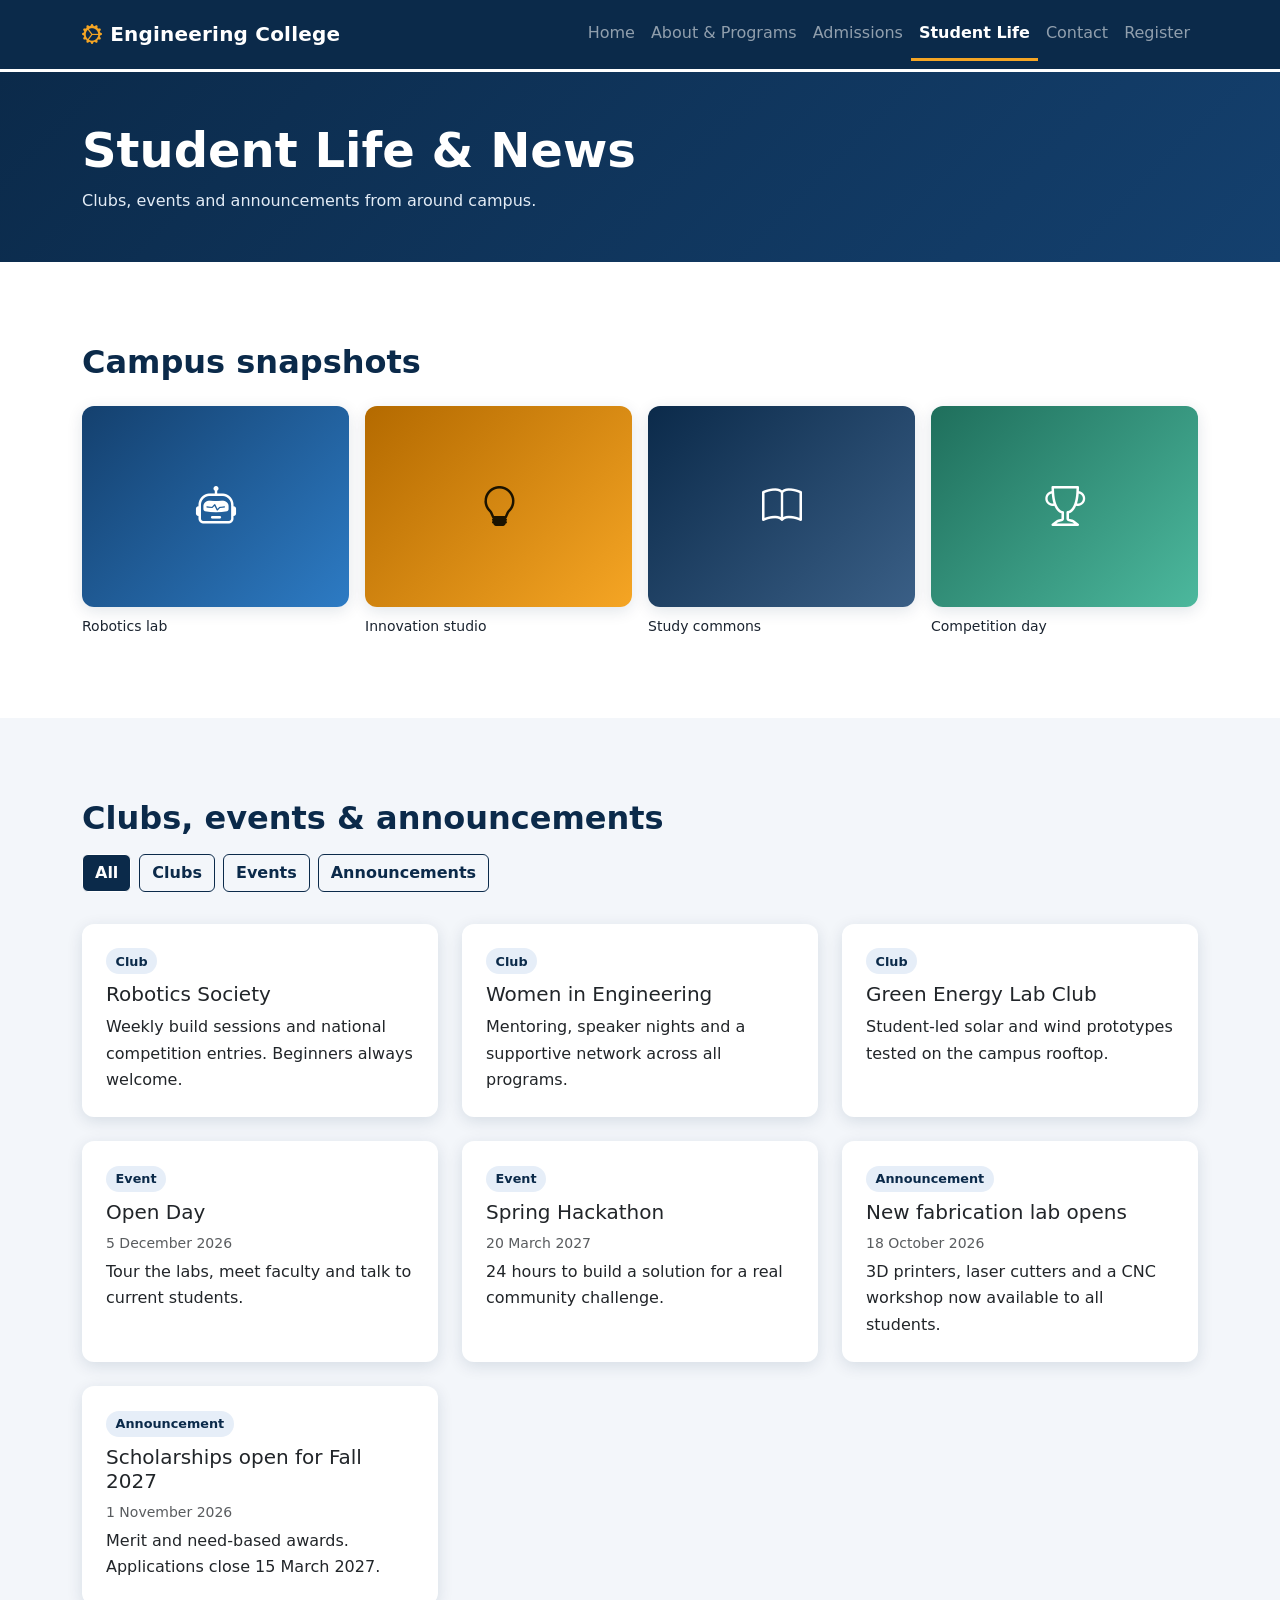
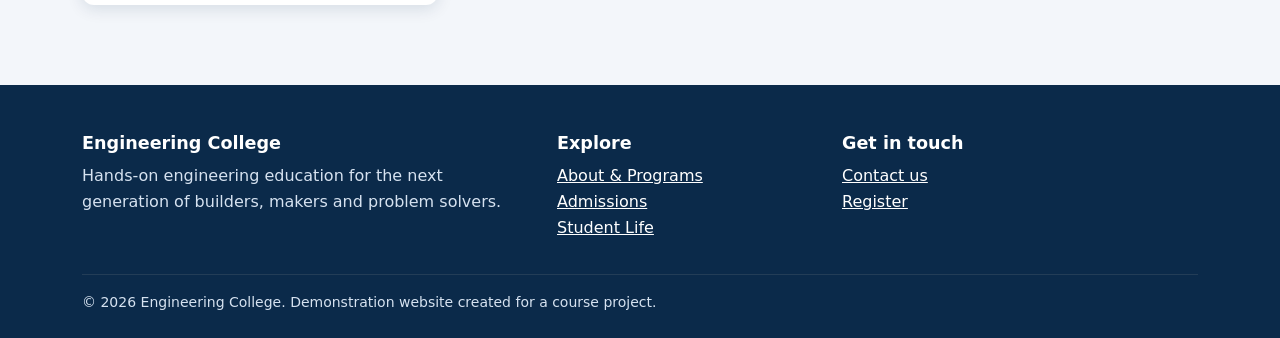
<file: student-life.html>
<!DOCTYPE html>
<html lang="en">
<head>
  <meta charset="utf-8">
  <meta name="viewport" content="width=device-width, initial-scale=1">
  <title>Student Life &amp; News | Engineering College</title>
  <meta name="description" content="Clubs, events and announcements from the Engineering College campus.">
  <link href="https://cdn.jsdelivr.net/npm/bootstrap@5.3.3/dist/css/bootstrap.min.css" rel="stylesheet">
  <link href="https://cdn.jsdelivr.net/npm/bootstrap-icons@1.11.3/font/bootstrap-icons.min.css" rel="stylesheet">
  <link href="css/style.css" rel="stylesheet">
</head>
<body>
  <a class="skip-link" href="#main">Skip to main content</a>
  <header>
    <nav class="navbar navbar-expand-lg navbar-dark bg-brand fixed-top" aria-label="Main navigation">
      <div class="container">
        <a class="navbar-brand" href="index.html"><i class="bi bi-gear-wide-connected me-2" aria-hidden="true"></i>Engineering College</a>
        <button class="navbar-toggler" type="button" data-bs-toggle="collapse" data-bs-target="#mainNav" aria-controls="mainNav" aria-expanded="false" aria-label="Toggle navigation">
          <span class="navbar-toggler-icon"></span>
        </button>
        <div class="collapse navbar-collapse" id="mainNav">
          <ul class="navbar-nav ms-auto">
            <li class="nav-item"><a class="nav-link" href="index.html">Home</a></li>
            <li class="nav-item"><a class="nav-link" href="about.html">About &amp; Programs</a></li>
            <li class="nav-item"><a class="nav-link" href="admissions.html">Admissions</a></li>
            <li class="nav-item"><a class="nav-link active" aria-current="page" href="student-life.html">Student Life</a></li>
            <li class="nav-item"><a class="nav-link" href="contact.html">Contact</a></li>
            <li class="nav-item"><a class="nav-link" href="registration.html">Register</a></li>
          </ul>
        </div>
      </div>
    </nav>
  </header>

  <main id="main" tabindex="-1">
    <section class="page-hero">
      <div class="container">
        <h1>Student Life &amp; News</h1>
        <p>Clubs, events and announcements from around campus.</p>
      </div>
    </section>

    <section class="section" aria-labelledby="snap-title">
      <div class="container">
        <h2 id="snap-title" class="mb-4">Campus snapshots</h2>
        <div class="row g-3">
          <div class="col-6 col-md-3"><div class="tile tile-1" role="img" aria-label="Robotics lab icon on a blue background"><i class="bi bi-robot" aria-hidden="true"></i></div><p class="small mt-2 mb-0">Robotics lab</p></div>
          <div class="col-6 col-md-3"><div class="tile tile-2" role="img" aria-label="Lightbulb icon on an amber background"><i class="bi bi-lightbulb" aria-hidden="true"></i></div><p class="small mt-2 mb-0">Innovation studio</p></div>
          <div class="col-6 col-md-3"><div class="tile tile-3" role="img" aria-label="Library icon on a navy background"><i class="bi bi-book" aria-hidden="true"></i></div><p class="small mt-2 mb-0">Study commons</p></div>
          <div class="col-6 col-md-3"><div class="tile tile-4" role="img" aria-label="Trophy icon on a green background"><i class="bi bi-trophy" aria-hidden="true"></i></div><p class="small mt-2 mb-0">Competition day</p></div>
        </div>
      </div>
    </section>

    <section class="section section-soft" aria-labelledby="feed-title">
      <div class="container">
        <h2 id="feed-title" class="mb-3">Clubs, events &amp; announcements</h2>
        <div class="js-only flex-wrap gap-2 mb-2" role="group" aria-label="Filter by type" data-filter-group=".feed-item" data-filter-status="feedStatus">
          <button type="button" class="btn btn-outline-brand active" data-filter="all" aria-pressed="true">All</button>
          <button type="button" class="btn btn-outline-brand" data-filter="clubs" aria-pressed="false">Clubs</button>
          <button type="button" class="btn btn-outline-brand" data-filter="events" aria-pressed="false">Events</button>
          <button type="button" class="btn btn-outline-brand" data-filter="news" aria-pressed="false">Announcements</button>
        </div>
        <p id="feedStatus" class="visually-hidden" role="status" aria-live="polite"></p>

        <div class="row g-4 mt-1">
          <div class="col-md-6 col-lg-4 feed-item" data-category="clubs"><article class="card h-100"><div class="card-body p-4">
            <span class="tag mb-2">Club</span><h3 class="h5">Robotics Society</h3>
            <p class="mb-0">Weekly build sessions and national competition entries. Beginners always welcome.</p>
          </div></article></div>
          <div class="col-md-6 col-lg-4 feed-item" data-category="clubs"><article class="card h-100"><div class="card-body p-4">
            <span class="tag mb-2">Club</span><h3 class="h5">Women in Engineering</h3>
            <p class="mb-0">Mentoring, speaker nights and a supportive network across all programs.</p>
          </div></article></div>
          <div class="col-md-6 col-lg-4 feed-item" data-category="clubs"><article class="card h-100"><div class="card-body p-4">
            <span class="tag mb-2">Club</span><h3 class="h5">Green Energy Lab Club</h3>
            <p class="mb-0">Student-led solar and wind prototypes tested on the campus rooftop.</p>
          </div></article></div>
          <div class="col-md-6 col-lg-4 feed-item" data-category="events"><article class="card h-100"><div class="card-body p-4">
            <span class="tag mb-2">Event</span><h3 class="h5">Open Day</h3>
            <p class="text-body-secondary small mb-1"><time datetime="2026-12-05">5 December 2026</time></p>
            <p class="mb-0">Tour the labs, meet faculty and talk to current students.</p>
          </div></article></div>
          <div class="col-md-6 col-lg-4 feed-item" data-category="events"><article class="card h-100"><div class="card-body p-4">
            <span class="tag mb-2">Event</span><h3 class="h5">Spring Hackathon</h3>
            <p class="text-body-secondary small mb-1"><time datetime="2027-03-20">20 March 2027</time></p>
            <p class="mb-0">24 hours to build a solution for a real community challenge.</p>
          </div></article></div>
          <div class="col-md-6 col-lg-4 feed-item" data-category="news"><article class="card h-100"><div class="card-body p-4">
            <span class="tag mb-2">Announcement</span><h3 class="h5">New fabrication lab opens</h3>
            <p class="text-body-secondary small mb-1"><time datetime="2026-10-18">18 October 2026</time></p>
            <p class="mb-0">3D printers, laser cutters and a CNC workshop now available to all students.</p>
          </div></article></div>
          <div class="col-md-6 col-lg-4 feed-item" data-category="news"><article class="card h-100"><div class="card-body p-4">
            <span class="tag mb-2">Announcement</span><h3 class="h5">Scholarships open for Fall 2027</h3>
            <p class="text-body-secondary small mb-1"><time datetime="2026-11-01">1 November 2026</time></p>
            <p class="mb-0">Merit and need-based awards. Applications close 15 March 2027.</p>
          </div></article></div>
        </div>
      </div>
    </section>
  </main>

  <footer class="site-footer">
    <div class="container">
      <div class="row g-4">
        <div class="col-md-5"><h2>Engineering College</h2><p>Hands-on engineering education for the next generation of builders, makers and problem solvers.</p></div>
        <div class="col-6 col-md-3"><h2>Explore</h2><ul class="list-unstyled"><li><a href="about.html">About &amp; Programs</a></li><li><a href="admissions.html">Admissions</a></li><li><a href="student-life.html">Student Life</a></li></ul></div>
        <div class="col-6 col-md-4"><h2>Get in touch</h2><ul class="list-unstyled"><li><a href="contact.html">Contact us</a></li><li><a href="registration.html">Register</a></li></ul></div>
      </div>
      <hr class="border-secondary">
      <p class="small mb-0">&copy; <span data-year>2026</span> Engineering College. Demonstration website created for a course project.</p>
    </div>
  </footer>
  <button id="backToTop" class="btn btn-accent" type="button" aria-label="Back to top"><i class="bi bi-arrow-up" aria-hidden="true"></i></button>
  <script src="https://cdn.jsdelivr.net/npm/bootstrap@5.3.3/dist/js/bootstrap.bundle.min.js"></script>
  <script src="js/main.js" defer></script>
</body>
</html>
</file>
<file: css/style.css>
/* Engineering College — design tokens */
:root {
  --ec-navy: #0b2a4a;
  --ec-navy-2: #14406e;
  --ec-amber: #f5a524;
  --ec-amber-dark: #c27c00;
  --ec-ink: #1b2430;
  --ec-muted: #4a5565;
  --ec-bg-soft: #f3f6fa;
  --ec-error: #b02a37;
  --space-1: .25rem;
  --space-2: .5rem;
  --space-3: 1rem;
  --space-4: 1.5rem;
  --space-5: 3rem;
  --space-6: 5rem;
  --radius: .75rem;
  --shadow: 0 .25rem 1rem rgba(11, 42, 74, .12);
}

html { scroll-behavior: smooth; }
@media (prefers-reduced-motion: reduce) { html { scroll-behavior: auto; } * { transition: none !important; } }

body {
  padding-top: 72px;
  color: var(--ec-ink);
  font-family: system-ui, -apple-system, "Segoe UI", Roboto, "Helvetica Neue", Arial, sans-serif;
  line-height: 1.65;
  font-size: 1rem;
}
h1, h2, h3, h4 { color: var(--ec-navy); line-height: 1.25; font-weight: 700; }
h1 { font-size: clamp(2rem, 5vw, 3rem); }
h2 { font-size: clamp(1.5rem, 3.5vw, 2rem); }
h3 { font-size: 1.25rem; }
p, li { max-width: 70ch; }
a { color: var(--ec-navy-2); }
a:hover { color: var(--ec-navy); }

/* Accessibility */
.skip-link {
  position: absolute; left: var(--space-3); top: -4rem; z-index: 2000;
  background: var(--ec-amber); color: #000; padding: var(--space-2) var(--space-3);
  border-radius: var(--radius); font-weight: 600; text-decoration: none;
}
.skip-link:focus { top: var(--space-2); }
:focus-visible { outline: 3px solid var(--ec-amber); outline-offset: 2px; }
.form-control:focus, .form-select:focus, .form-check-input:focus, .btn:focus-visible {
  box-shadow: 0 0 0 .25rem rgba(245, 165, 36, .55);
  border-color: var(--ec-amber-dark);
}

/* Navigation */
.bg-brand { background-color: var(--ec-navy); }
.navbar-brand { font-weight: 700; letter-spacing: .01em; }
.navbar-brand .bi { color: var(--ec-amber); }
.navbar .nav-link { padding: .75rem 1rem; border-bottom: 3px solid transparent; }
.navbar .nav-link:hover { border-bottom-color: rgba(245, 165, 36, .6); }
.navbar .nav-link.active { color: #fff; font-weight: 600; border-bottom-color: var(--ec-amber); }
@media (max-width: 991.98px) {
  .navbar .nav-link { border-bottom: 0; border-left: 3px solid transparent; padding: .6rem 1rem; }
  .navbar .nav-link.active { border-left-color: var(--ec-amber); }
}

/* Buttons */
.btn-accent { background: var(--ec-amber); border-color: var(--ec-amber); color: #1b1300; font-weight: 600; }
.btn-accent:hover, .btn-accent:active { background: #ffb938; border-color: #ffb938; color: #1b1300; }
.btn-brand { background: var(--ec-navy); border-color: var(--ec-navy); color: #fff; font-weight: 600; }
.btn-brand:hover, .btn-brand:active { background: var(--ec-navy-2); border-color: var(--ec-navy-2); color: #fff; }
.btn-outline-brand { color: var(--ec-navy); border-color: var(--ec-navy); font-weight: 600; }
.btn-outline-brand:hover, .btn-outline-brand.active, .btn-outline-brand[aria-pressed="true"] { background: var(--ec-navy); color: #fff; }

/* Sections */
.section { padding-block: var(--space-5); }
@media (min-width: 992px) { .section { padding-block: var(--space-6); } }
.section-soft { background: var(--ec-bg-soft); }
.eyebrow { color: var(--ec-amber-dark); font-weight: 700; text-transform: uppercase; letter-spacing: .08em; font-size: .85rem; }

/* Hero */
.hero {
  background:
    radial-gradient(circle at 85% 20%, rgba(245, 165, 36, .25), transparent 40%),
    linear-gradient(135deg, var(--ec-navy) 0%, var(--ec-navy-2) 100%);
  color: #fff;
  padding-block: var(--space-5);
}
@media (min-width: 992px) { .hero { padding-block: var(--space-6); } }
.hero h1 { color: #fff; }
.hero .lead { color: #e3ecf6; max-width: 55ch; }
.hero-art { max-width: 360px; width: 100%; }
.page-hero { background: linear-gradient(135deg, var(--ec-navy), var(--ec-navy-2)); color: #fff; padding-block: var(--space-5); }
.page-hero h1 { color: #fff; margin-bottom: var(--space-2); }
.page-hero p { color: #e3ecf6; margin-bottom: 0; }

/* Cards */
.card { border: 0; border-radius: var(--radius); box-shadow: var(--shadow); transition: transform .2s ease, box-shadow .2s ease; }
.card:hover { transform: translateY(-4px); box-shadow: 0 .5rem 1.5rem rgba(11, 42, 74, .18); }
.icon-badge {
  width: 3rem; height: 3rem; border-radius: 50%; display: inline-flex; align-items: center; justify-content: center;
  background: var(--ec-bg-soft); color: var(--ec-navy); font-size: 1.4rem; margin-bottom: var(--space-3);
}
.stat { text-align: center; }
.stat .num { font-size: 2.25rem; font-weight: 800; color: var(--ec-navy); line-height: 1; }
.stat .label { color: var(--ec-muted); }
.tag { display: inline-block; font-size: .8rem; font-weight: 600; padding: .15rem .6rem; border-radius: 2rem; background: #e6eef8; color: var(--ec-navy); }

/* Gallery tiles (original SVG-free gradient tiles) */
.tile {
  aspect-ratio: 4 / 3; border-radius: var(--radius); display: flex; align-items: center; justify-content: center;
  color: #fff; font-size: 2.5rem; box-shadow: var(--shadow);
}
.tile-1 { background: linear-gradient(135deg, #14406e, #2d7bc4); }
.tile-2 { background: linear-gradient(135deg, #b46a00, #f5a524); color: #1b1300; }
.tile-3 { background: linear-gradient(135deg, #0b2a4a, #3a5f86); }
.tile-4 { background: linear-gradient(135deg, #1f6f5c, #4cb89d); }

/* Steps */
.steps { counter-reset: step; list-style: none; padding: 0; }
.steps li { counter-increment: step; position: relative; padding: 0 0 var(--space-4) 3.5rem; max-width: none; }
.steps li::before {
  content: counter(step); position: absolute; left: 0; top: 0; width: 2.5rem; height: 2.5rem; border-radius: 50%;
  background: var(--ec-navy); color: #fff; font-weight: 700; display: flex; align-items: center; justify-content: center;
}
.steps li:not(:last-child)::after { content: ""; position: absolute; left: 1.2rem; top: 2.6rem; bottom: .2rem; width: 2px; background: #c9d6e6; }

/* Tables */
.table-ec caption { caption-side: top; font-weight: 600; color: var(--ec-navy); }
.table-ec thead th { background: var(--ec-navy); color: #fff; }

/* FAQ (details/summary — works without JS) */
.faq details { background: #fff; border-radius: var(--radius); box-shadow: var(--shadow); margin-bottom: var(--space-3); }
.faq summary { cursor: pointer; padding: var(--space-3) var(--space-4); font-weight: 600; color: var(--ec-navy); list-style: none; display: flex; justify-content: space-between; gap: var(--space-3); }
.faq summary::-webkit-details-marker { display: none; }
.faq summary::after { content: "+"; font-size: 1.4rem; line-height: 1; color: var(--ec-amber-dark); }
.faq details[open] summary::after { content: "–"; }
.faq .faq-body { padding: 0 var(--space-4) var(--space-3); }

/* Filters appear only when JS is available */
.js-only { display: none; }
.js .js-only { display: flex; }

/* Forms */
.form-label .req { color: var(--ec-error); }
.field-error { color: var(--ec-error); font-size: .875rem; margin-top: var(--space-1); }
.form-text { color: var(--ec-muted); }
.hp-field { position: absolute; left: -9999px; width: 1px; height: 1px; overflow: hidden; }
.form-panel { background: #fff; border-radius: var(--radius); box-shadow: var(--shadow); padding: var(--space-4); }
@media (min-width: 768px) { .form-panel { padding: var(--space-5); } }

/* Footer */
.site-footer { background: var(--ec-navy); color: #d6e2f0; padding-block: var(--space-5) var(--space-4); }
.site-footer h2 { color: #fff; font-size: 1.1rem; }
.site-footer a { color: #fff; }
.site-footer a:hover { color: var(--ec-amber); }
.site-footer .list-unstyled li { max-width: none; }

/* Back to top */
#backToTop {
  position: fixed; right: var(--space-3); bottom: var(--space-3); z-index: 1030; display: none;
  width: 3rem; height: 3rem; border-radius: 50%; padding: 0;
}
#backToTop.visible { display: inline-flex; align-items: center; justify-content: center; }
</file>
